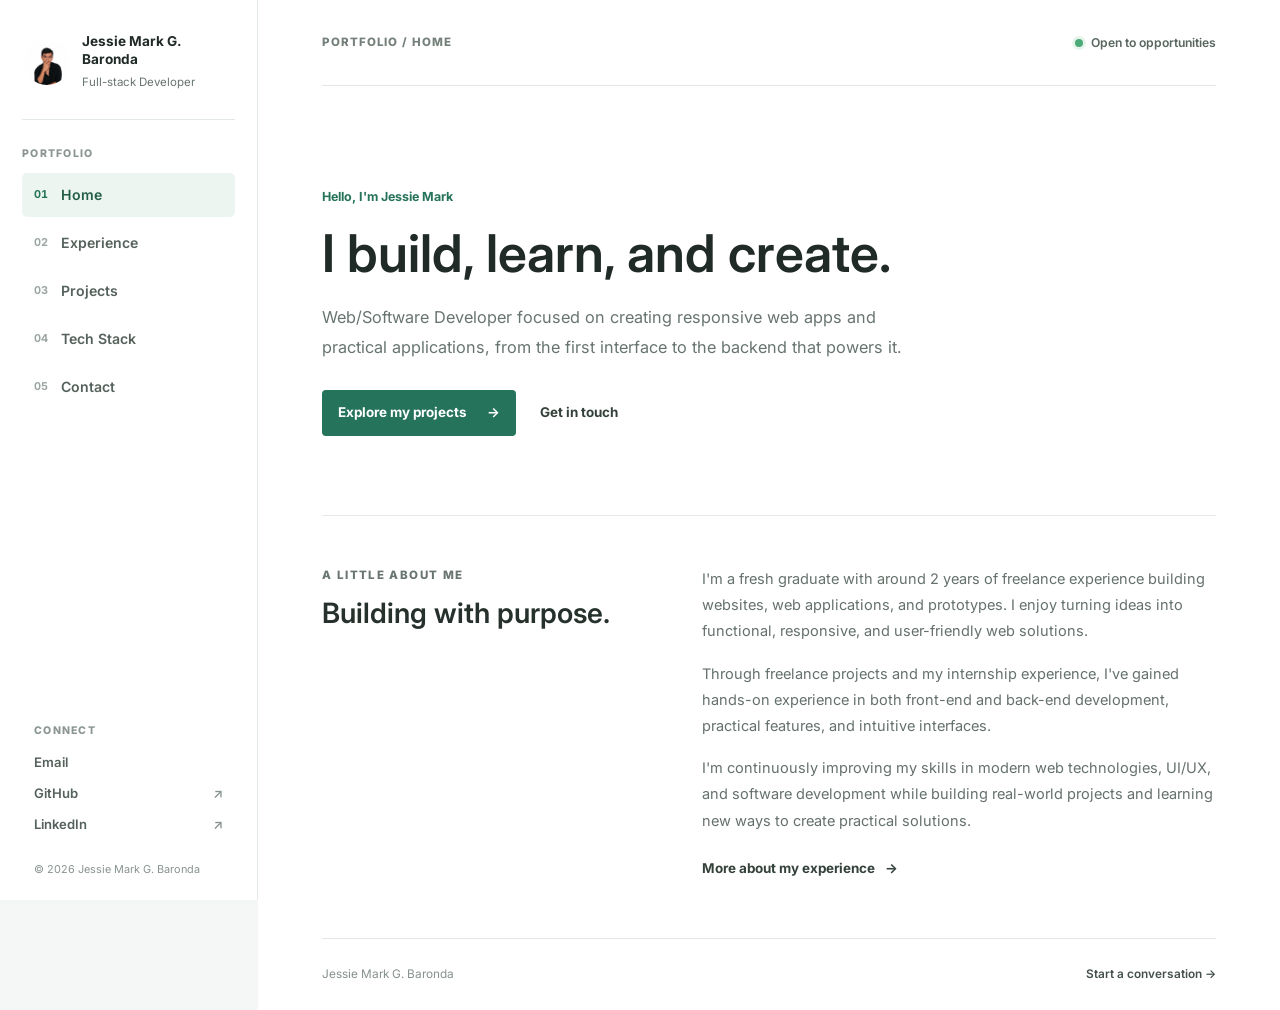
<file: index.html>
<!DOCTYPE html>
<html lang="en">
<head>
  <meta charset="UTF-8">
  <meta name="viewport" content="width=device-width, initial-scale=1.0">
  <title>Home</title>
  <meta name="description" content="The portfolio of Jessie Mark G. Baronda, full-stack web developer.">
  <link rel="preconnect" href="https://fonts.googleapis.com">
  <link rel="preconnect" href="https://fonts.gstatic.com" crossorigin>
  <link href="https://fonts.googleapis.com/css2?family=Inter:wght@400;500;600;700;800&display=swap" rel="stylesheet">
  <link rel="icon" type="image/svg+xml" href="user.png">
  <link rel="stylesheet" href="style.css">
</head>
<body>
  <div class="site-shell">
    <aside class="sidebar">
      <a class="identity" href="index.html" aria-label="Jessie Mark G. Baronda home">
        <img src="prof.jpg" alt="Jessie Mark G. Baronda">
        <span><strong>Jessie Mark G. Baronda</strong><small>Full-stack Developer</small></span>
      </a>
      <p class="nav-label">Portfolio</p>
      <nav class="side-nav" aria-label="Main navigation">
        <a class="active" href="index.html" aria-current="page"><span>01</span>Home</a>
        <a href="experience.html"><span>02</span>Experience</a>
        <a href="projects.html"><span>03</span>Projects</a>
        <a href="tech-stack.html"><span>04</span>Tech Stack</a>
        <a href="contact.html"><span>05</span>Contact</a>
      </nav>
      <div class="sidebar-footer">
        <p class="nav-label">Connect</p>
        <a href="mailto:jmbaronda06@gmail.com">Email</a>
        <a href="https://github.com/jessiemark06" target="_blank" rel="noreferrer">GitHub <span aria-hidden="true">↗</span></a>
        <a href="https://www.linkedin.com/in/jessie-mark-baronda-596703365/" target="_blank" rel="noreferrer">LinkedIn <span aria-hidden="true">↗</span></a>
        <small>© 2026 Jessie Mark G. Baronda</small>
      </div>
    </aside>

    <main class="page-main">
      <header class="page-heading">
        <p class="eyebrow">Portfolio / Home</p>
        <p class="availability"><span></span> Open to opportunities</p>
      </header>
      <section class="home-hero" aria-labelledby="page-title">
        <p class="hero-kicker">Hello, I'm Jessie Mark</p>
      <h1 id="page-title">I build, learn, and create.</h1>
        <p class="hero-copy">Web/Software Developer focused on creating responsive web apps and practical applications, from the first interface to the backend that powers it.</p>
        <div class="hero-actions">
          <a class="primary-link" href="projects.html">Explore my projects <span aria-hidden="true">→</span></a>
          <a class="text-link" href="contact.html">Get in touch</a>
        </div>
        </section>

      <section class="about-section" aria-labelledby="about-title">
        <div class="section-heading"><p class="eyebrow">A little about me</p><h2 id="about-title">Building with purpose.</h2></div>
        <div class="about-copy">
          <p>I'm a fresh graduate with around 2 years of freelance experience building websites, web applications, and prototypes. I enjoy turning ideas into functional, responsive, and user-friendly web solutions.</p>
          <p>Through freelance projects and my internship experience, I've gained hands-on experience in both front-end and back-end development, practical features, and intuitive interfaces.</p>
          <p>I'm continuously improving my skills in modern web technologies, UI/UX, and software development while building real-world projects and learning new ways to create practical solutions.</p>
          <a class="inline-link" href="experience.html">More about my experience <span aria-hidden="true">→</span></a>
        </div>
      </section>
      <footer class="page-footer"><span>Jessie Mark G. Baronda</span><a href="contact.html">Start a conversation <span aria-hidden="true">→</span></a></footer>
    </main>
  </div>
</body>
</html>
</file>
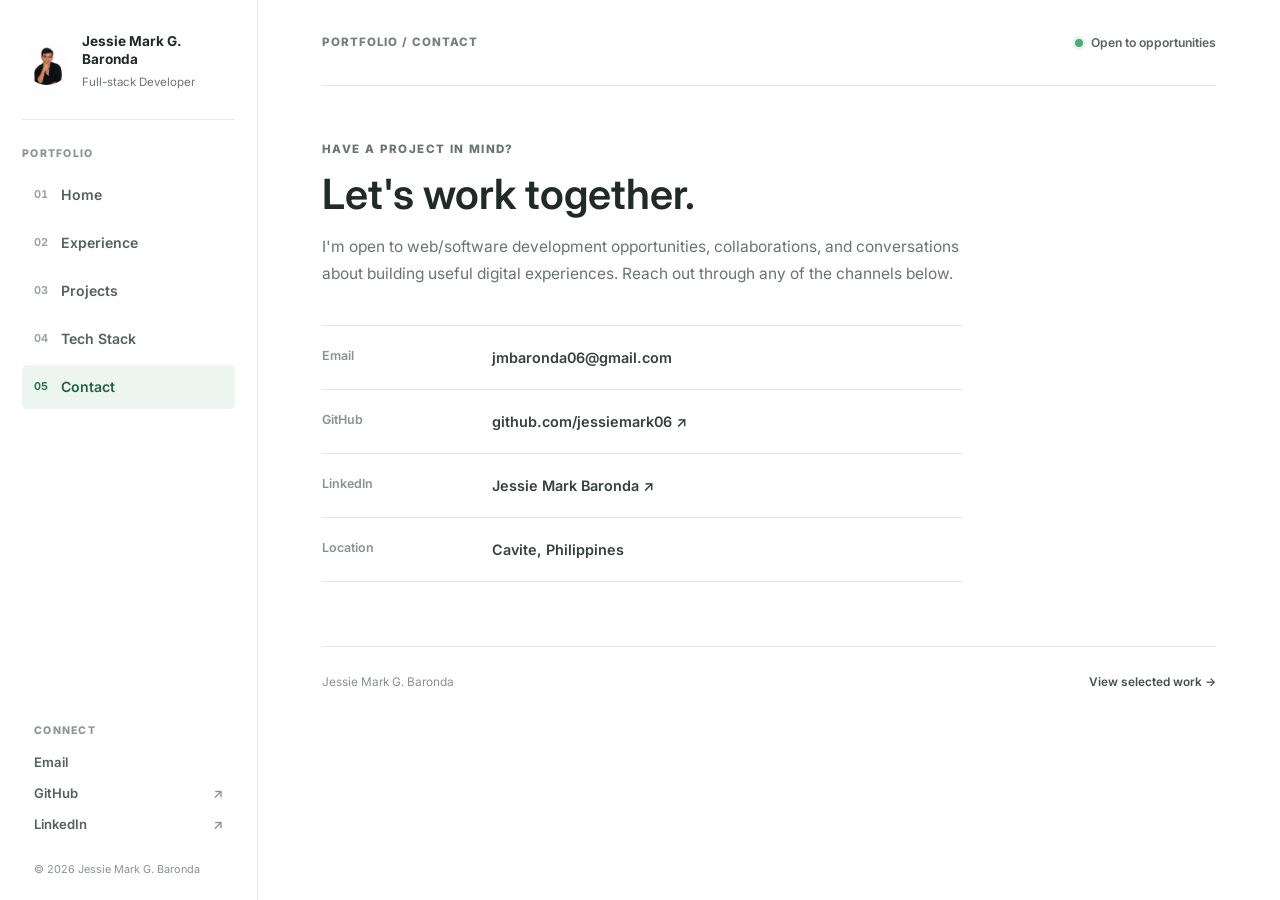
<file: contact.html>
<!DOCTYPE html>
<html lang="en">
<head>
  <meta charset="UTF-8">
  <meta name="viewport" content="width=device-width, initial-scale=1.0">
  <title>Contact</title>
  <meta name="description" content="Contact Jessie Mark G. Baronda about web development opportunities.">
  <link rel="preconnect" href="https://fonts.googleapis.com">
  <link rel="preconnect" href="https://fonts.gstatic.com" crossorigin>
  <link href="https://fonts.googleapis.com/css2?family=Inter:wght@400;500;600;700;800&display=swap" rel="stylesheet">
  <link rel="icon" type="image/svg+xml" href="user.png">
  <link rel="stylesheet" href="style.css">
</head>
<body>
  <div class="site-shell">
    <aside class="sidebar">
      <a class="identity" href="index.html" aria-label="Jessie Mark G. Baronda home"><img src="prof.jpg" alt="Jessie Mark G. Baronda"><span><strong>Jessie Mark G. Baronda</strong><small>Full-stack Developer</small></span></a>
      <p class="nav-label">Portfolio</p>
      <nav class="side-nav" aria-label="Main navigation">
        <a href="index.html"><span>01</span>Home</a><a href="experience.html"><span>02</span>Experience</a><a href="projects.html"><span>03</span>Projects</a><a href="tech-stack.html"><span>04</span>Tech Stack</a><a class="active" href="contact.html" aria-current="page"><span>05</span>Contact</a>
      </nav>
      <div class="sidebar-footer"><p class="nav-label">Connect</p><a href="mailto:jmbaronda06@gmail.com">Email</a><a href="https://github.com/jessiemark06" target="_blank" rel="noreferrer">GitHub <span aria-hidden="true">↗</span></a><a href="https://www.linkedin.com/in/jessie-mark-baronda-596703365/" target="_blank" rel="noreferrer">LinkedIn <span aria-hidden="true">↗</span></a><small>© 2026 Jessie Mark G. Baronda</small></div>
    </aside>
    <main class="page-main">
      <header class="page-heading"><p class="eyebrow">Portfolio / Contact</p><p class="availability"><span></span> Open to opportunities</p></header>
      <section class="inner-page" aria-labelledby="page-title">
        <p class="eyebrow">Have a project in mind?</p>
        <h1 id="page-title">Let's work together.</h1>
        <p class="page-intro">I'm open to web/software development opportunities, collaborations, and conversations about building useful digital experiences. Reach out through any of the channels below.</p>
        <div class="contact-details">
          <div class="contact-row"><span>Email</span><a href="mailto:jmbaronda06@gmail.com">jmbaronda06@gmail.com</a></div>
          <div class="contact-row"><span>GitHub</span><a href="https://github.com/jessiemark06" target="_blank" rel="noreferrer">github.com/jessiemark06 ↗</a></div>
          <div class="contact-row"><span>LinkedIn</span><a href="https://www.linkedin.com/in/jessie-mark-baronda-596703365/" target="_blank" rel="noreferrer">Jessie Mark Baronda ↗</a></div>
          <div class="contact-row"><span>Location</span><strong>Cavite, Philippines</strong></div>
        </div>
      </section>
      <footer class="page-footer"><span>Jessie Mark G. Baronda</span><a href="projects.html">View selected work <span aria-hidden="true">→</span></a></footer>
    </main>
  </div>
</body>
</html>
</file>
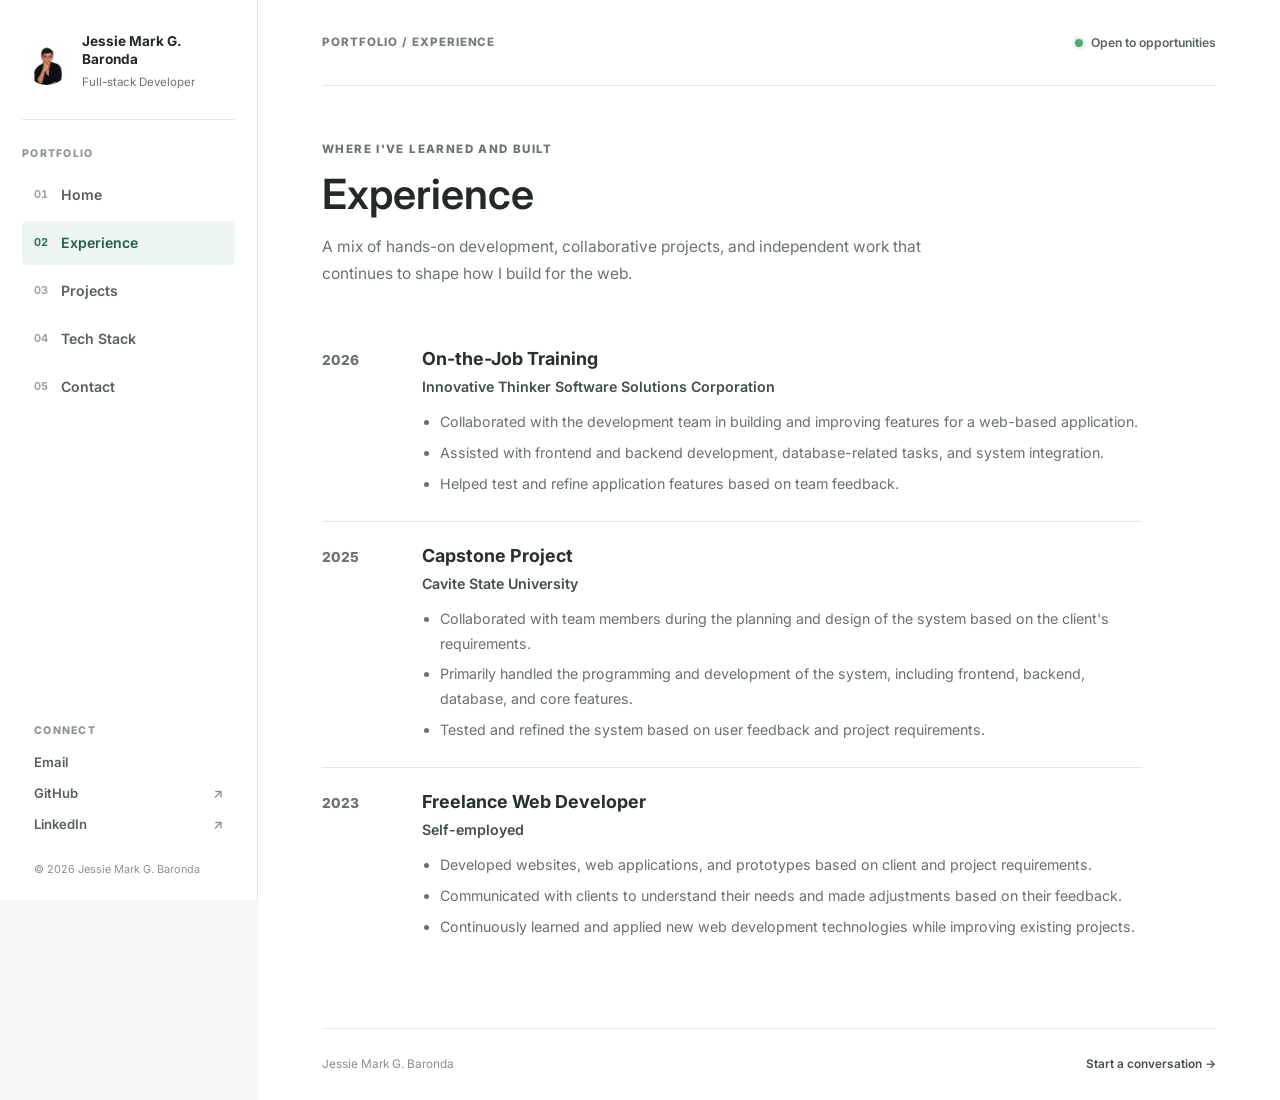
<file: experience.html>
<!DOCTYPE html>
<html lang="en">
<head>
  <meta charset="UTF-8">
  <meta name="viewport" content="width=device-width, initial-scale=1.0">
  <title>Experience</title>
  <meta name="description" content="Development experience of Jessie Mark G. Baronda.">
  <link rel="preconnect" href="https://fonts.googleapis.com">
  <link rel="preconnect" href="https://fonts.gstatic.com" crossorigin>
  <link href="https://fonts.googleapis.com/css2?family=Inter:wght@400;500;600;700;800&display=swap" rel="stylesheet">
  <link rel="icon" type="image/svg+xml" href="user.png">  
  <link rel="stylesheet" href="style.css">
</head>
<body>
  <div class="site-shell">
    <aside class="sidebar">
      <a class="identity" href="index.html" aria-label="Jessie Mark G. Baronda home"><img src="prof.jpg" alt="Jessie Mark G. Baronda"><span><strong>Jessie Mark G. Baronda</strong><small>Full-stack Developer</small></span></a>
      <p class="nav-label">Portfolio</p>
      <nav class="side-nav" aria-label="Main navigation">
        <a href="index.html"><span>01</span>Home</a><a class="active" href="experience.html" aria-current="page"><span>02</span>Experience</a><a href="projects.html"><span>03</span>Projects</a><a href="tech-stack.html"><span>04</span>Tech Stack</a><a href="contact.html"><span>05</span>Contact</a>
      </nav>
      <div class="sidebar-footer"><p class="nav-label">Connect</p><a href="mailto:jmbaronda06@gmail.com">Email</a><a href="https://github.com/jessiemark06" target="_blank" rel="noreferrer">GitHub <span aria-hidden="true">↗</span></a><a href="https://www.linkedin.com/in/jessie-mark-baronda-596703365/" target="_blank" rel="noreferrer">LinkedIn <span aria-hidden="true">↗</span></a><small>© 2026 Jessie Mark G. Baronda</small></div>
    </aside>
    <main class="page-main">
      <header class="page-heading"><p class="eyebrow">Portfolio / Experience</p><p class="availability"><span></span> Open to opportunities</p></header>
      <section class="inner-page" aria-labelledby="page-title">
        <p class="eyebrow">Where I've learned and built</p>
        <h1 id="page-title">Experience</h1>
        <p class="page-intro">A mix of hands-on development, collaborative projects, and independent work that continues to shape how I build for the web.</p>
        <div class="timeline">
          <article class="timeline-item"><span>2026</span><div><h2>On-the-Job Training</h2><p class="timeline-meta">Innovative Thinker Software Solutions Corporation</p><ul><li>Collaborated with the development team in building and improving features for a web-based application.</li><li>Assisted with frontend and backend development, database-related tasks, and system integration.</li><li>Helped test and refine application features based on team feedback.</li></ul></div></article>
          <article class="timeline-item"><span>2025</span><div><h2>Capstone Project</h2><p class="timeline-meta">Cavite State University</p><ul><li>Collaborated with team members during the planning and design of the system based on the client's requirements.</li><li>Primarily handled the programming and development of the system, including frontend, backend, database, and core features.</li><li>Tested and refined the system based on user feedback and project requirements.</li></ul></div></article>
          <article class="timeline-item"><span>2023</span><div><h2>Freelance Web Developer</h2><p class="timeline-meta">Self-employed</p><ul><li>Developed websites, web applications, and prototypes based on client and project requirements.</li><li>Communicated with clients to understand their needs and made adjustments based on their feedback.</li><li>Continuously learned and applied new web development technologies while improving existing projects.</li></ul></div></article>
        </div>
      </section>
      <footer class="page-footer"><span>Jessie Mark G. Baronda</span><a href="contact.html">Start a conversation <span aria-hidden="true">→</span></a></footer>
    </main>
  </div>
</body>
</html>
</file>
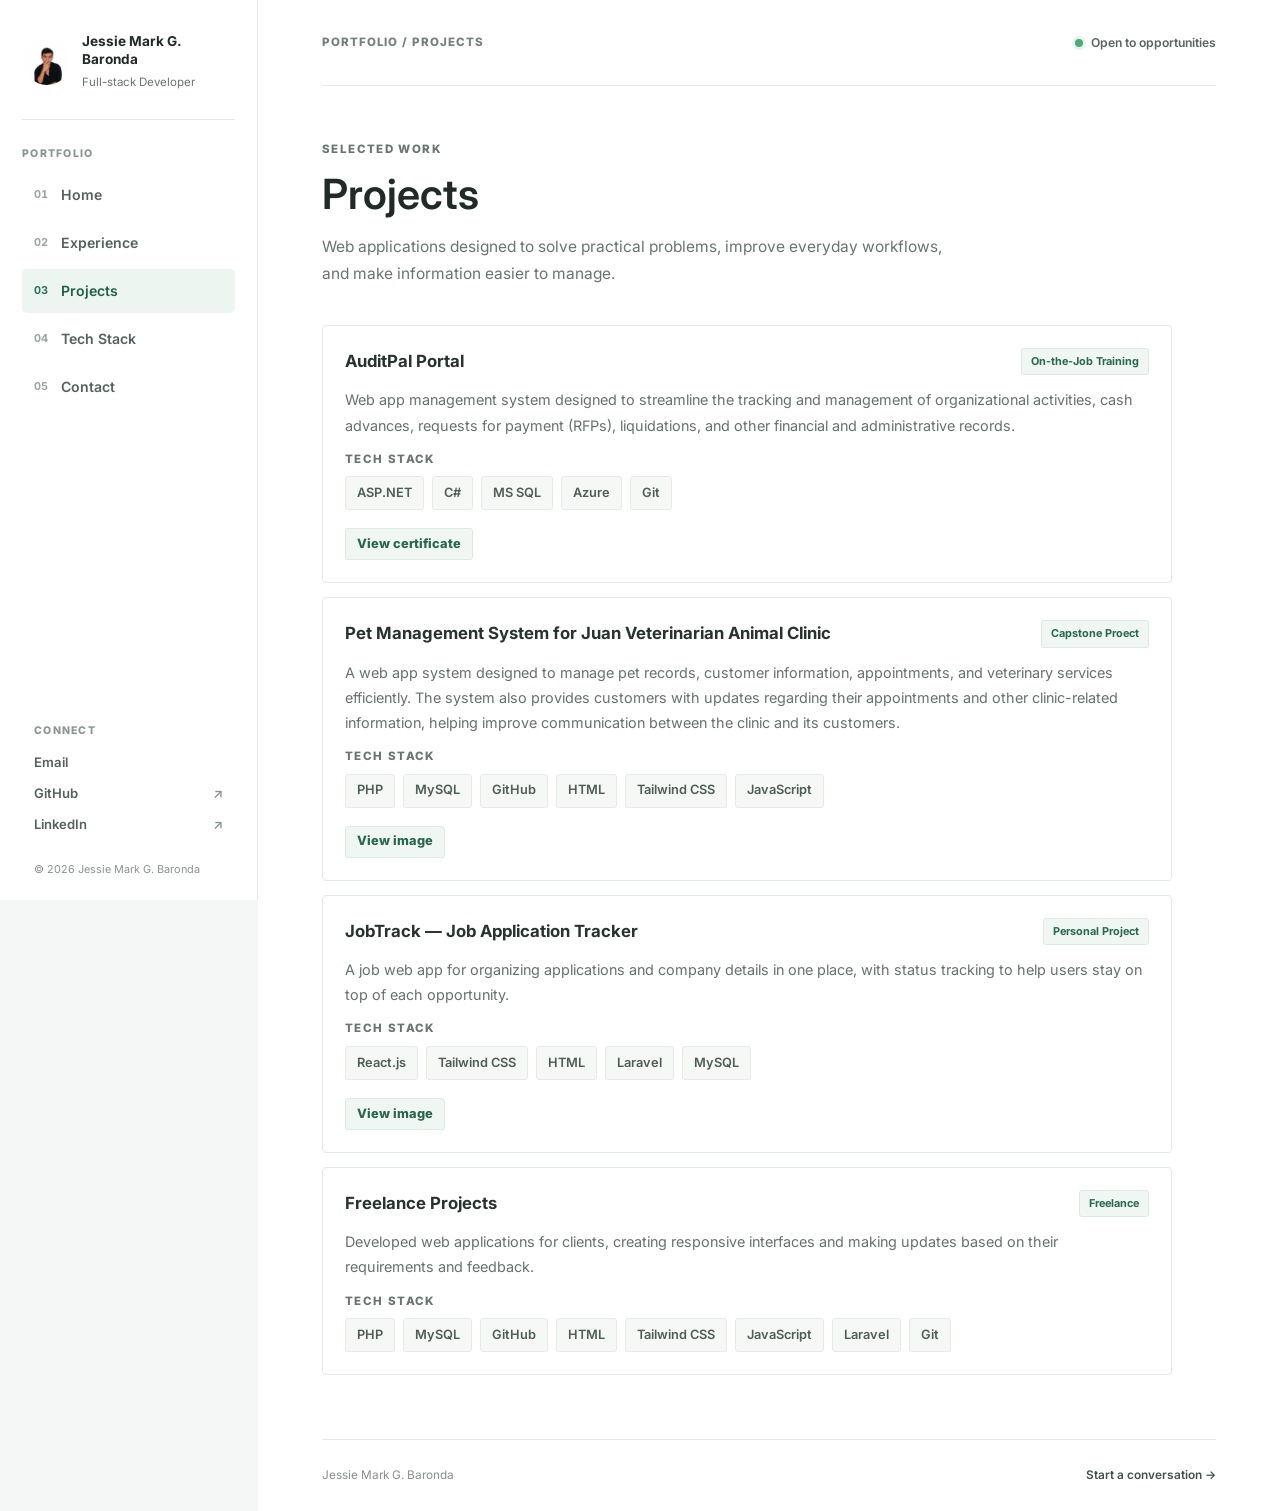
<file: projects.html>
<!DOCTYPE html>
<html lang="en">
<head>
  <meta charset="UTF-8">
  <meta name="viewport" content="width=device-width, initial-scale=1.0">
  <title>Projects</title>
  <meta name="description" content="Selected web development projects by Jessie Mark G. Baronda.">
  <link rel="preconnect" href="https://fonts.googleapis.com">
  <link rel="preconnect" href="https://fonts.gstatic.com" crossorigin>
  <link href="https://fonts.googleapis.com/css2?family=Inter:wght@400;500;600;700;800&display=swap" rel="stylesheet">
  <link rel="icon" type="image/svg+xml" href="user.png">
  <link rel="stylesheet" href="style.css">
</head>
<body>
  <div class="site-shell">
    <aside class="sidebar">
      <a class="identity" href="index.html" aria-label="Jessie Mark G. Baronda home"><img src="prof.jpg" alt="Jessie Mark G. Baronda"><span><strong>Jessie Mark G. Baronda</strong><small>Full-stack Developer</small></span></a>
      <p class="nav-label">Portfolio</p>
      <nav class="side-nav" aria-label="Main navigation">
        <a href="index.html"><span>01</span>Home</a><a href="experience.html"><span>02</span>Experience</a><a class="active" href="projects.html" aria-current="page"><span>03</span>Projects</a><a href="tech-stack.html"><span>04</span>Tech Stack</a><a href="contact.html"><span>05</span>Contact</a>
      </nav>
      <div class="sidebar-footer"><p class="nav-label">Connect</p><a href="mailto:jmbaronda06@gmail.com">Email</a><a href="https://github.com/jessiemark06" target="_blank" rel="noreferrer">GitHub <span aria-hidden="true">↗</span></a><a href="https://www.linkedin.com/in/jessie-mark-baronda-596703365/" target="_blank" rel="noreferrer">LinkedIn <span aria-hidden="true">↗</span></a><small>© 2026 Jessie Mark G. Baronda</small></div>
    </aside>
    <main class="page-main">
      <header class="page-heading"><p class="eyebrow">Portfolio / Projects</p><p class="availability"><span></span> Open to opportunities</p></header>
      <section class="inner-page" id="projects" aria-labelledby="page-title">
        <p class="eyebrow">Selected work</p>
        <h1 id="page-title">Projects</h1>
        <p class="page-intro">Web applications designed to solve practical problems, improve everyday workflows, and make information easier to manage.</p>
        <div class="project-list">
          <article class="project-item" id="project-auditpal"><div class="project-heading"><strong>AuditPal Portal</strong><p class="project-context">On-the-Job Training</p></div><span>Web app management system designed to streamline the tracking and management of organizational activities, cash advances, requests for payment (RFPs), liquidations, and other financial and administrative records.</span><div class="project-stack"><p class="eyebrow">Tech stack</p><div class="tags"><span>ASP.NET</span><span>C#</span><span>MS SQL</span><span>Azure</span><span>Git</span></div></div><div class="project-actions"><a href="#certificate-portfolio" class="label label-certificate">View certificate</a></div></article>
          <article class="project-item" id="project-pet-management"><div class="project-heading"><strong>Pet Management System for Juan Veterinarian Animal Clinic</strong><p class="project-context">Capstone Proect</p></div><span>A web app system designed to manage pet records, customer information, appointments, and veterinary services efficiently. The system also provides customers with updates regarding their appointments and other clinic-related information, helping improve communication between the clinic and its customers.</span><div class="project-stack"><p class="eyebrow">Tech stack</p><div class="tags"><span>PHP</span><span>MySQL</span><span>GitHub</span><span>HTML</span><span>Tailwind CSS</span><span>JavaScript</span></div></div><div class="project-actions"><a href="#certificate-landing" class="label label-certificate">View image</a></div></article>
          <article class="project-item" id="project-jobtrack"><div class="project-heading"><strong>JobTrack — Job Application Tracker</strong><p class="project-context">Personal Project</p></div>
            <span>A job web app for organizing applications and company details in one place, with status tracking to help users stay on top of each opportunity.</span><div class="project-stack"><p class="eyebrow">Tech stack</p><div class="tags"><span>React.js</span><span>Tailwind CSS</span><span>HTML</span><span>Laravel</span><span>MySQL</span></div></div><div class="project-actions"><a href="#certificate-jobtrack" class="label label-certificate">View image</a></div></article>
          <article class="project-item"><div class="project-heading"><strong>Freelance Projects</strong><p class="project-context">Freelance</p></div><span>Developed web applications for clients, creating responsive interfaces and making updates based on their requirements and feedback.</span><div class="project-stack"><p class="eyebrow">Tech stack</p><div class="tags"><span>PHP</span><span>MySQL</span><span>GitHub</span><span>HTML</span><span>Tailwind CSS</span><span>JavaScript</span><span>Laravel</span><span>Git</span></div></div></article>
        </div>
      </section>
      <footer class="page-footer"><span>Jessie Mark G. Baronda</span><a href="contact.html">Start a conversation <span aria-hidden="true">→</span></a></footer>
    </main>
  </div>
  <div class="lightbox" id="certificate-portfolio" aria-label="AuditPal Portal certificate preview"><a class="lightbox-backdrop" href="#project-auditpal" aria-label="Close certificate preview"></a><div class="lightbox-card"><a class="lightbox-close" href="#project-auditpal" aria-label="Close certificate preview">&times;</a><img src="cert1.PNG" alt="AuditPal Portal certificate"><p>Certificate of Appreciation</p></div></div>
  <div class="lightbox" id="certificate-landing" aria-label="Pet Management System certificate preview"><a class="lightbox-backdrop" href="#project-pet-management" aria-label="Close certificate preview"></a><div class="lightbox-card"><a class="lightbox-close" href="#project-pet-management" aria-label="Close certificate preview">&times;</a><img src="cert2.PNG" alt="Pet Management System certificate"><p>Pet Management System Image</p></div></div>
  <div class="lightbox" id="certificate-jobtrack" aria-label="JobTrack certificate preview"><a class="lightbox-backdrop" href="#project-jobtrack" aria-label="Close certificate preview"></a><div class="lightbox-card"><a class="lightbox-close" href="#project-jobtrack" aria-label="Close certificate preview">&times;</a><img src="cert3.PNG" alt="JobTrack certificate"><p>JobTrack Image</p></div></div>
  <script>
    let certificateScrollPosition = 0;

    document.querySelectorAll('.project-actions a[href^="#certificate-"]').forEach((trigger) => {
      trigger.addEventListener('click', (event) => {
        event.preventDefault();
        certificateScrollPosition = window.scrollY;
        document.querySelector(trigger.getAttribute('href'))?.classList.add('is-open');
      });
    });

    document.querySelectorAll('.lightbox-backdrop, .lightbox-close').forEach((closeLink) => {
      closeLink.addEventListener('click', (event) => {
        event.preventDefault();
        closeLink.closest('.lightbox').classList.remove('is-open');
        window.scrollTo(0, certificateScrollPosition);
      });
    });
  </script>
</body>
</html>
</file>
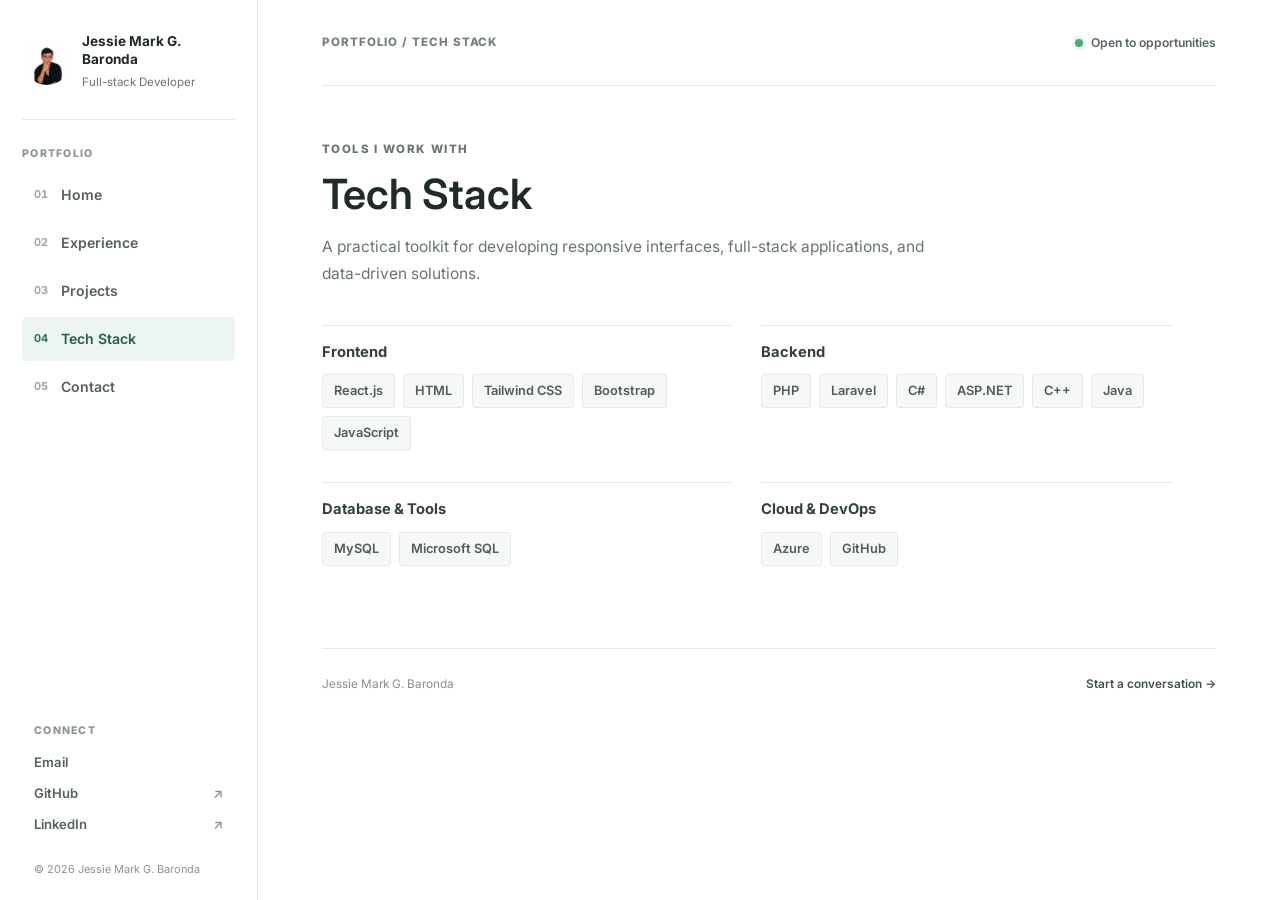
<file: tech-stack.html>
<!DOCTYPE html>
<html lang="en">
<head>
  <meta charset="UTF-8">
  <meta name="viewport" content="width=device-width, initial-scale=1.0">
  <title>Tech Stack</title>
  <meta name="description" content="Development tools and technologies used by Jessie Mark G. Baronda.">
  <link rel="preconnect" href="https://fonts.googleapis.com">
  <link rel="preconnect" href="https://fonts.gstatic.com" crossorigin>
  <link href="https://fonts.googleapis.com/css2?family=Inter:wght@400;500;600;700;800&display=swap" rel="stylesheet">
  <link rel="icon" type="image/svg+xml" href="user.png">
  <link rel="stylesheet" href="style.css">
</head>
<body>
  <div class="site-shell">
    <aside class="sidebar">
      <a class="identity" href="index.html" aria-label="Jessie Mark G. Baronda home"><img src="prof.jpg" alt="Jessie Mark G. Baronda"><span><strong>Jessie Mark G. Baronda</strong><small>Full-stack Developer</small></span></a>
      <p class="nav-label">Portfolio</p>
      <nav class="side-nav" aria-label="Main navigation">
        <a href="index.html"><span>01</span>Home</a><a href="experience.html"><span>02</span>Experience</a><a href="projects.html"><span>03</span>Projects</a><a class="active" href="tech-stack.html" aria-current="page"><span>04</span>Tech Stack</a><a href="contact.html"><span>05</span>Contact</a>
      </nav>
      <div class="sidebar-footer"><p class="nav-label">Connect</p><a href="mailto:jmbaronda06@gmail.com">Email</a><a href="https://github.com/jessiemark06" target="_blank" rel="noreferrer">GitHub <span aria-hidden="true">↗</span></a><a href="https://www.linkedin.com/in/jessie-mark-baronda-596703365/" target="_blank" rel="noreferrer">LinkedIn <span aria-hidden="true">↗</span></a><small>© 2026 Jessie Mark G. Baronda</small></div>
    </aside>
    <main class="page-main">
      <header class="page-heading"><p class="eyebrow">Portfolio / Tech Stack</p><p class="availability"><span></span> Open to opportunities</p></header>
      <section class="inner-page" aria-labelledby="page-title">
        <p class="eyebrow">Tools I work with</p>
        <h1 id="page-title">Tech Stack</h1>
        <p class="page-intro">A practical toolkit for developing responsive interfaces, full-stack applications, and data-driven solutions.</p>
        <div class="stack-groups">
          <article><h2>Frontend</h2><div class="tags"><span>React.js</span><span>HTML</span><span>Tailwind CSS</span><span>Bootstrap</span><span>JavaScript</span></div></article>
          <article><h2>Backend</h2><div class="tags"><span>PHP</span><span>Laravel</span><span>C#</span><span>ASP.NET</span><span>C++</span><span>Java</span></div></article>
          <article><h2>Database &amp; Tools</h2><div class="tags"><span>MySQL</span><span>Microsoft SQL</span></div></article>
          <article><h2>Cloud &amp; DevOps</h2><div class="tags"><span>Azure</span><span>GitHub</span></div></article>
        </div>
      </section>
      <footer class="page-footer"><span>Jessie Mark G. Baronda</span><a href="contact.html">Start a conversation <span aria-hidden="true">→</span></a></footer>
    </main>
  </div>
</body>
</html>
</file>
<file: style.css>
:root {
  --bg: #f5f7f6;
  --panel: #ffffff;
  --panel-soft: #f4f7f5;
  --text: #202a27;
  --muted: #697570;
  --line: #e3e9e5;
  --accent: #26735b;
  --blue: #26735b;
}

* {
  box-sizing: border-box;
}

html {
  scroll-behavior: smooth;
}

body {
  margin: 0;
  min-height: 100vh;
  color: var(--text);
  background: var(--bg);
  font-family: "Inter", Arial, sans-serif;
  line-height: 1.6;
  overflow-x: hidden;
}

a {
  color: inherit;
  text-decoration: none;
}

.portfolio {
  width: min(960px, calc(100% - 32px));
  margin: 0 auto;
  padding: 64px 0;
}

.intro {
  display: grid;
  grid-template-columns: 150px 1fr;
  gap: 24px;
  align-items: end;
  margin-bottom: 32px;
}

.profile-photo {
  width: 150px;
  height: 150px;
  display: block;
  object-fit: cover;
  background: linear-gradient(135deg, #1d3d68, #111);
}

.intro-content {
  min-width: 0;
}

.eyebrow {
  margin: 0 0 8px;
  color: var(--muted);
  font-size: 0.72rem;
  font-weight: 800;
  letter-spacing: 0.12em;
  text-transform: uppercase;
}

h1,
h2,
h3,
p {
  margin-top: 0;
}

h1 {
  margin-bottom: 2px;
  font-size: clamp(2.1rem, 5vw, 3.5rem);
  line-height: 1;
  letter-spacing: -0.06em;
  overflow-wrap: anywhere;
}

h2 {
  margin-bottom: 18px;
  font-size: clamp(1.35rem, 3vw, 2rem);
  line-height: 1.12;
  letter-spacing: -0.045em;
}

h3 {
  margin-bottom: 4px;
  font-size: 1rem;
}

.timeline-meta {
  margin-bottom: 6px;
  color: var(--text);
  font-size: 0.82rem;
  font-weight: 800;
}

.location {
  margin-bottom: 12px;
  color: var(--muted);
  font-weight: 600;
}

.role {
  margin-bottom: 20px;
  font-size: clamp(1rem, 2vw, 1.15rem);
  font-weight: 800;
}

.actions {
  display: flex;
  flex-wrap: wrap;
  gap: 12px;
}

.button {
  display: inline-flex;
  align-items: center;
  min-height: 42px;
  padding: 0 16px;
  color: var(--text);
  background: var(--panel);
  border: 1px solid var(--line);
  font-size: 0.9rem;
  font-weight: 800;
  white-space: nowrap;
  transition: transform 0.2s ease, background 0.2s ease;
}

.button:hover {
  transform: translateY(-2px);
  background: var(--panel-soft);
}

.button-light {
  color: #111;
  background: var(--accent);
  border-color: var(--accent);
}

.content-grid {
  display: grid;
  grid-template-columns: minmax(0, 2fr) minmax(280px, 1fr);
  gap: 20px;
  align-items: start;
  margin-bottom: 20px;
}

.panel {
  background: var(--panel);
  border: 1px solid var(--line);
  padding: 26px;
  min-width: 0;
}

.about p {
  max-width: 650px;
  color: var(--text);
  font-weight: 600;
}

.about p:last-child,
.timeline-item p,
.project-list span {
  margin-bottom: 0;
}

.about-experience {
  margin-top: 34px;
  padding-top: 24px;
  border-top: 1px solid var(--line);
}

.tech-stack {
  min-height: 100%;
}

.stack-groups {
  display: grid;
  gap: 22px;
}

.stack-groups article {
  padding-top: 18px;
  border-top: 1px solid var(--line);
}

.stack-groups article:first-child {
  padding-top: 0;
  border-top: 0;
}

.tags {
  display: flex;
  flex-wrap: wrap;
  gap: 8px;
}

.tags span {
  display: inline-flex;
  align-items: center;
  min-height: 32px;
  padding: 0 11px;
  color: var(--text);
  background: #101010;
  border: 1px solid var(--line);
  font-size: 0.85rem;
  font-weight: 800;
  overflow-wrap: anywhere;
}

.timeline {
  display: grid;
  gap: 0;
}

.timeline-item {
  display: grid;
  grid-template-columns: 72px 1fr;
  gap: 16px;
  padding: 18px 0;
  border-top: 1px solid var(--line);
}

.timeline-item:first-child {
  padding-top: 4px;
  border-top: 0;
}

.timeline-item span {
  color: var(--muted);
  font-size: 0.86rem;
  font-weight: 800;
}

.timeline-item p {
  color: var(--muted);
  font-size: 0.94rem;
}

.lower-grid {
  grid-template-columns: minmax(0, 2fr) minmax(280px, 1fr);
}

.project-list {
  display: grid;
  gap: 10px;
}

.project-item {
  display: grid;
  gap: 8px;
  padding: 16px;
  background: #101010;
  border: 1px solid var(--line);
  transition: transform 0.2s ease, border-color 0.2s ease;
}

.project-item:hover {
  transform: translateY(-2px);
  border-color: var(--blue);
}

.project-list span {
  color: var(--muted);
  font-size: 0.93rem;
}

.project-actions {
  display: flex;
  flex-wrap: wrap;
  gap: 8px;
  margin-top: 6px;
}

.label {
  display: inline-flex;
  align-items: center;
  min-height: 32px;
  padding: 0 11px;
  border: 1px solid var(--line);
  font-size: 0.8rem;
  font-weight: 800;
}

.label-project {
  color: #111;
  background: var(--accent);
  border-color: var(--accent);
}

.label-certificate {
  color: var(--text);
  background: var(--panel-soft);
}

.lightbox {
  position: fixed;
  inset: 0;
  z-index: 20;
  display: none;
  place-items: center;
  padding: 24px;
}

.lightbox.is-open {
  display: grid;
}

.lightbox-backdrop {
  position: absolute;
  inset: 0;
  background: rgba(0, 0, 0, 0.82);
}

.lightbox-card {
  position: relative;
  z-index: 1;
  width: min(760px, 100%);
  padding: 18px;
  background: var(--panel);
  border: 1px solid var(--line);
  box-shadow: 0 24px 80px rgba(0, 0, 0, 0.5);
}

.lightbox-card img {
  display: block;
  width: 100%;
  max-height: 72vh;
  object-fit: contain;
  background: #0c0c0c;
}

.lightbox-card p {
  margin: 14px 0 0;
  color: var(--muted);
  font-weight: 800;
}

.lightbox-close {
  position: absolute;
  top: -14px;
  right: -14px;
  display: grid;
  width: 36px;
  height: 36px;
  place-items: center;
  color: #111;
  background: var(--accent);
  border-radius: 50%;
  font-size: 1.5rem;
  font-weight: 800;
  line-height: 1;
}

.contact {
  display: grid;
  align-content: start;
}

.contact a {
  display: inline-flex;
  max-width: 100%;
  padding: 12px 14px;
  color: #111;
  background: var(--accent);
  font-weight: 800;
  overflow-wrap: anywhere;
  word-break: break-word;
}

@media (max-width: 900px) {
  .portfolio {
    width: min(100% - 28px, 960px);
  }

  .content-grid,
  .lower-grid {
    grid-template-columns: minmax(0, 1.45fr) minmax(250px, 0.8fr);
  }
}

@media (max-width: 760px) {
  .portfolio {
    padding: 28px 0;
  }

  .content-grid,
  .lower-grid {
    grid-template-columns: 1fr;
  }

  .intro {
    grid-template-columns: 130px 1fr;
    align-items: center;
  }

  .profile-photo {
    width: 130px;
    height: 130px;
  }
}

@media (max-width: 480px) {
  .portfolio {
    width: min(100% - 20px, 960px);
  }

  .intro {
    grid-template-columns: 1fr;
    gap: 18px;
    align-items: start;
  }

  .actions {
    gap: 8px;
  }

  .button {
    min-height: 40px;
    padding: 0 12px;
    font-size: 0.84rem;
  }

  .panel {
    padding: 20px;
  }

  .timeline-item {
    grid-template-columns: 1fr;
    gap: 4px;
  }

  .lightbox {
    padding: 14px;
  }

  .lightbox-card {
    padding: 12px;
  }

  .lightbox-close {
    top: 8px;
    right: 8px;
  }
}

@media (max-width: 360px) {
  .actions,
  .project-actions {
    display: grid;
  }

  .button,
  .label {
    justify-content: center;
    width: 100%;
  }
}

.site-shell {
  min-height: 100vh;
}

.sidebar {
  position: fixed;
  inset: 0 auto 0 0;
  z-index: 5;
  display: flex;
  width: 258px;
  flex-direction: column;
  padding: 30px 22px 22px;
  background: #fff;
  border-right: 1px solid var(--line);
}

.identity {
  display: flex;
  align-items: center;
  gap: 12px;
  min-width: 0;
  padding: 2px 2px 28px;
  border-bottom: 1px solid var(--line);
}

.identity img {
  width: 46px;
  height: 46px;
  flex: 0 0 auto;
  object-fit: cover;
  border-radius: 50%;
  background: var(--panel-soft);
}

.identity span,
.identity strong,
.identity small {
  display: block;
  min-width: 0;
}

.identity strong {
  font-size: 0.85rem;
  line-height: 1.35;
}

.identity small {
  margin-top: 4px;
  color: var(--muted);
  font-size: 0.72rem;
}

.nav-label {
  margin: 26px 0 10px;
  color: #8b9691;
  font-size: 0.66rem;
  font-weight: 800;
  letter-spacing: 0.12em;
  text-transform: uppercase;
}

.side-nav {
  display: grid;
  gap: 4px;
}

.side-nav a {
  display: flex;
  min-height: 44px;
  align-items: center;
  gap: 13px;
  padding: 0 12px;
  color: #55615b;
  border-radius: 5px;
  font-size: 0.88rem;
  font-weight: 600;
  transition: color 160ms ease, background 160ms ease;
}

.side-nav a span {
  color: #9aa59f;
  font-size: 0.68rem;
  font-weight: 700;
  font-variant-numeric: tabular-nums;
}

.side-nav a:hover,
.side-nav a.active {
  color: #225e49;
  background: #edf5f0;
}

.side-nav a.active span {
  color: #26735b;
}

.sidebar-footer {
  display: grid;
  gap: 10px;
  margin-top: auto;
  padding: 0 12px;
}

.sidebar-footer .nav-label {
  margin: 0 0 2px;
}

.sidebar-footer a {
  display: flex;
  justify-content: space-between;
  color: #55615b;
  font-size: 0.82rem;
  font-weight: 600;
}

.sidebar-footer a:hover,
.page-footer a:hover,
.text-link:hover,
.inline-link:hover {
  color: #26735b;
}

.sidebar-footer a span {
  color: #87938d;
}

.sidebar-footer small {
  margin-top: 16px;
  color: #89948e;
  font-size: 0.68rem;
}

.page-main {
  width: calc(100% - 258px);
  min-height: 100vh;
  margin-left: 258px;
  padding: 0 64px;
  background: #fff;
}

.page-heading {
  display: flex;
  min-height: 86px;
  align-items: center;
  justify-content: space-between;
  gap: 20px;
  border-bottom: 1px solid var(--line);
}

.page-heading .eyebrow {
  margin: 0;
  color: #748079;
  letter-spacing: 0.08em;
}

.availability {
  display: inline-flex;
  align-items: center;
  gap: 8px;
  margin: 0;
  color: #59665f;
  font-size: 0.76rem;
  font-weight: 600;
}

.availability span {
  width: 8px;
  height: 8px;
  border-radius: 50%;
  background: #4caa78;
  box-shadow: 0 0 0 3px #e8f5ed;
}

.home-hero {
  display: flex;
  min-height: 430px;
  flex-direction: column;
  justify-content: center;
  padding: 62px 0 40px;
  border-bottom: 1px solid var(--line);
}

.hero-kicker {
  margin-bottom: 18px;
  color: #26735b;
  font-size: 0.78rem;
  font-weight: 700;
}

.home-hero h1 {
  max-width: 720px;
  margin: 0;
  color: #202a27;
  font-size: 3.25rem;
  font-weight: 600;
  letter-spacing: 0;
  line-height: 1.12;
  overflow-wrap: normal;
}

.hero-copy {
  max-width: 600px;
  margin: 20px 0 0;
  color: #68756f;
  font-size: 1.02rem;
  line-height: 1.8;
}

.hero-actions {
  display: flex;
  align-items: center;
  flex-wrap: wrap;
  gap: 24px;
  margin-top: 28px;
}

.primary-link {
  display: inline-flex;
  min-height: 46px;
  align-items: center;
  gap: 20px;
  padding: 0 16px;
  color: #fff;
  background: #26735b;
  border-radius: 4px;
  font-size: 0.84rem;
  font-weight: 700;
  transition: background 160ms ease;
}

.primary-link:hover {
  background: #1d5d48;
}

.text-link,
.inline-link {
  color: #35423b;
  font-size: 0.84rem;
  font-weight: 700;
}

.hero-rule {
  display: flex;
  flex-wrap: wrap;
  gap: 24px;
  margin-top: 54px;
  color: #7c8781;
  font-size: 0.72rem;
}

.hero-rule span:first-child {
  color: #26735b;
  font-weight: 800;
}

.about-section {
  display: grid;
  grid-template-columns: minmax(200px, 0.78fr) minmax(0, 1.22fr);
  gap: 52px;
  padding: 50px 0 58px;
}

.section-heading .eyebrow {
  margin-bottom: 12px;
}

.section-heading h2 {
  margin: 0;
  color: #26312c;
  font-size: 1.75rem;
  font-weight: 600;
  letter-spacing: 0;
  line-height: 1.25;
}

.about-copy p {
  margin: 0 0 16px;
  color: #65716b;
  font-size: 0.91rem;
  font-weight: 400;
  line-height: 1.8;
}

.inline-link {
  display: inline-flex;
  gap: 10px;
  margin-top: 8px;
}

.page-footer {
  display: flex;
  min-height: 72px;
  align-items: center;
  justify-content: space-between;
  gap: 16px;
  border-top: 1px solid var(--line);
  color: #87918b;
  font-size: 0.74rem;
}

.page-footer a {
  color: #44514a;
  font-weight: 600;
}

.inner-page {
  padding: 54px 0 64px;
}

.inner-page .eyebrow {
  margin-bottom: 12px;
}

.inner-page h1 {
  margin: 0;
  color: #202a27;
  font-size: 2.6rem;
  font-weight: 600;
  letter-spacing: 0;
  line-height: 1.16;
}

.page-intro {
  max-width: 640px;
  margin: 14px 0 38px;
  color: #68756f;
  font-size: 0.97rem;
  line-height: 1.75;
}

.inner-page .timeline {
  max-width: 820px;
}

.inner-page .timeline-item {
  grid-template-columns: 78px minmax(0, 1fr);
  gap: 22px;
  padding: 24px 0;
  border-color: var(--line);
}

.inner-page .timeline-item h2 {
  margin: 0 0 6px;
  color: #26312c;
  font-size: 1.12rem;
  font-weight: 700;
  letter-spacing: 0;
}

.inner-page .timeline-item p,
.inner-page .timeline-item li {
  color: #66726c;
  font-size: 0.89rem;
  line-height: 1.75;
}

.inner-page .timeline-item .timeline-meta {
  margin-bottom: 10px;
  color: #415048;
  font-weight: 600;
}

.inner-page .timeline-item ul {
  display: grid;
  gap: 6px;
  margin: 10px 0 0;
  padding-left: 18px;
}

.inner-page .project-list {
  max-width: 850px;
  gap: 14px;
}

.inner-page .project-item {
  gap: 12px;
  padding: 22px;
  background: #fff;
  border-color: var(--line);
  border-radius: 4px;
}

.project-context {
  width: fit-content;
  flex: 0 0 auto;
  margin: 0;
  padding: 4px 9px;
  color: #28684f;
  background: #f0f6f2;
  border: 1px solid #dcebe1;
  border-radius: 3px;
  font-size: 0.68rem;
  font-weight: 700;
}

.project-heading {
  display: flex;
  align-items: center;
  justify-content: space-between;
  gap: 12px;
}

.project-heading > strong {
  flex: 1 1 auto;
  min-width: 0;
}

.inner-page .project-item strong {
  color: #28332d;
  font-size: 1.05rem;
}

.inner-page .project-list span {
  color: #66726c;
  font-size: 0.9rem;
  font-weight: 400;
  line-height: 1.75;
}

.project-stack {
  display: grid;
  gap: 8px;
}

.project-stack .eyebrow {
  margin: 0;
}

.inner-page .project-item:hover {
  border-color: #a8c7b5;
  transform: none;
}

.inner-page .label-certificate {
  color: #28684f;
  background: #f0f6f2;
  border-color: #dcebe1;
  border-radius: 3px;
}

.inner-page .stack-groups {
  max-width: 850px;
  grid-template-columns: repeat(2, minmax(0, 1fr));
  gap: 14px 28px;
}

.inner-page .stack-groups article,
.inner-page .stack-groups article:first-child {
  padding: 18px 0;
  border-top: 1px solid var(--line);
}

.inner-page .stack-groups h2 {
  margin: 0 0 14px;
  color: #34413a;
  font-size: 0.92rem;
  font-weight: 700;
  letter-spacing: 0;
}

.inner-page .tags {
  gap: 8px;
}

.inner-page .tags span {
  min-height: 34px;
  color: #4e5d55;
  background: #f6f8f6;
  border-color: #e5ebe6;
  border-radius: 3px;
  font-size: 0.8rem;
  font-weight: 600;
}

.contact-details {
  display: grid;
  max-width: 640px;
  grid-template-columns: 1fr;
  margin-top: 34px;
  border-top: 1px solid var(--line);
}

.contact-row {
  display: grid;
  grid-template-columns: 150px minmax(0, 1fr);
  gap: 20px;
  padding: 20px 0;
  border-bottom: 1px solid var(--line);
}

.contact-row span {
  color: #89948e;
  font-size: 0.78rem;
  font-weight: 600;
}

.contact-row a,
.contact-row strong {
  color: #35423b;
  font-size: 0.9rem;
  font-weight: 600;
  overflow-wrap: anywhere;
}

.contact-row a:hover {
  color: #26735b;
}

@media (max-width: 900px) {
  .page-main {
    width: calc(100% - 230px);
    margin-left: 230px;
    padding: 0 34px;
  }

  .sidebar {
    width: 230px;
    padding-right: 16px;
    padding-left: 16px;
  }

  .home-hero h1 {
    font-size: 2.8rem;
  }

  .about-section {
    gap: 28px;
  }
}

@media (max-width: 680px) {
  .sidebar {
    position: sticky;
    inset: 0 0 auto;
    width: 100%;
    padding: 12px 16px 10px;
    border-right: 0;
    border-bottom: 1px solid var(--line);
  }

  .identity {
    padding: 0 0 12px;
    border-bottom: 0;
  }

  .identity img {
    width: 38px;
    height: 38px;
  }

  .sidebar > .nav-label,
  .sidebar-footer {
    display: none;
  }

  .side-nav {
    display: flex;
    gap: 4px;
    overflow-x: auto;
    scrollbar-width: thin;
  }

  .side-nav a {
    min-height: 38px;
    flex: 0 0 auto;
    gap: 7px;
    padding: 0 10px;
    font-size: 0.78rem;
  }

  .side-nav a span {
    font-size: 0.62rem;
  }

  .page-main {
    width: 100%;
    min-height: calc(100vh - 104px);
    margin: 0;
    padding: 0 22px;
  }

  .page-heading {
    min-height: 64px;
  }

  .availability {
    font-size: 0.68rem;
  }

  .home-hero {
    min-height: 390px;
    padding: 48px 0 32px;
  }

  .home-hero h1 {
    font-size: 2.55rem;
  }

  .hero-rule {
    gap: 10px 18px;
    margin-top: 38px;
  }

  .about-section {
    grid-template-columns: 1fr;
    gap: 20px;
    padding: 38px 0 44px;
  }

  .inner-page {
    padding: 40px 0 48px;
  }

  .inner-page h1 {
    font-size: 2.2rem;
  }

  .inner-page .stack-groups {
    grid-template-columns: 1fr;
    gap: 4px;
  }
}

@media (max-width: 420px) {
  .page-main {
    padding: 0 16px;
  }

  .page-heading {
    align-items: flex-start;
    flex-direction: column;
    justify-content: center;
    gap: 6px;
    padding: 12px 0;
  }

  .home-hero h1 {
    font-size: 2.15rem;
  }

  .hero-copy {
    font-size: 0.93rem;
  }

  .hero-actions {
    gap: 16px;
  }

  .inner-page .timeline-item {
    grid-template-columns: 1fr;
    gap: 5px;
  }

  .contact-row {
    grid-template-columns: 1fr;
    gap: 5px;
  }
}
</file>
